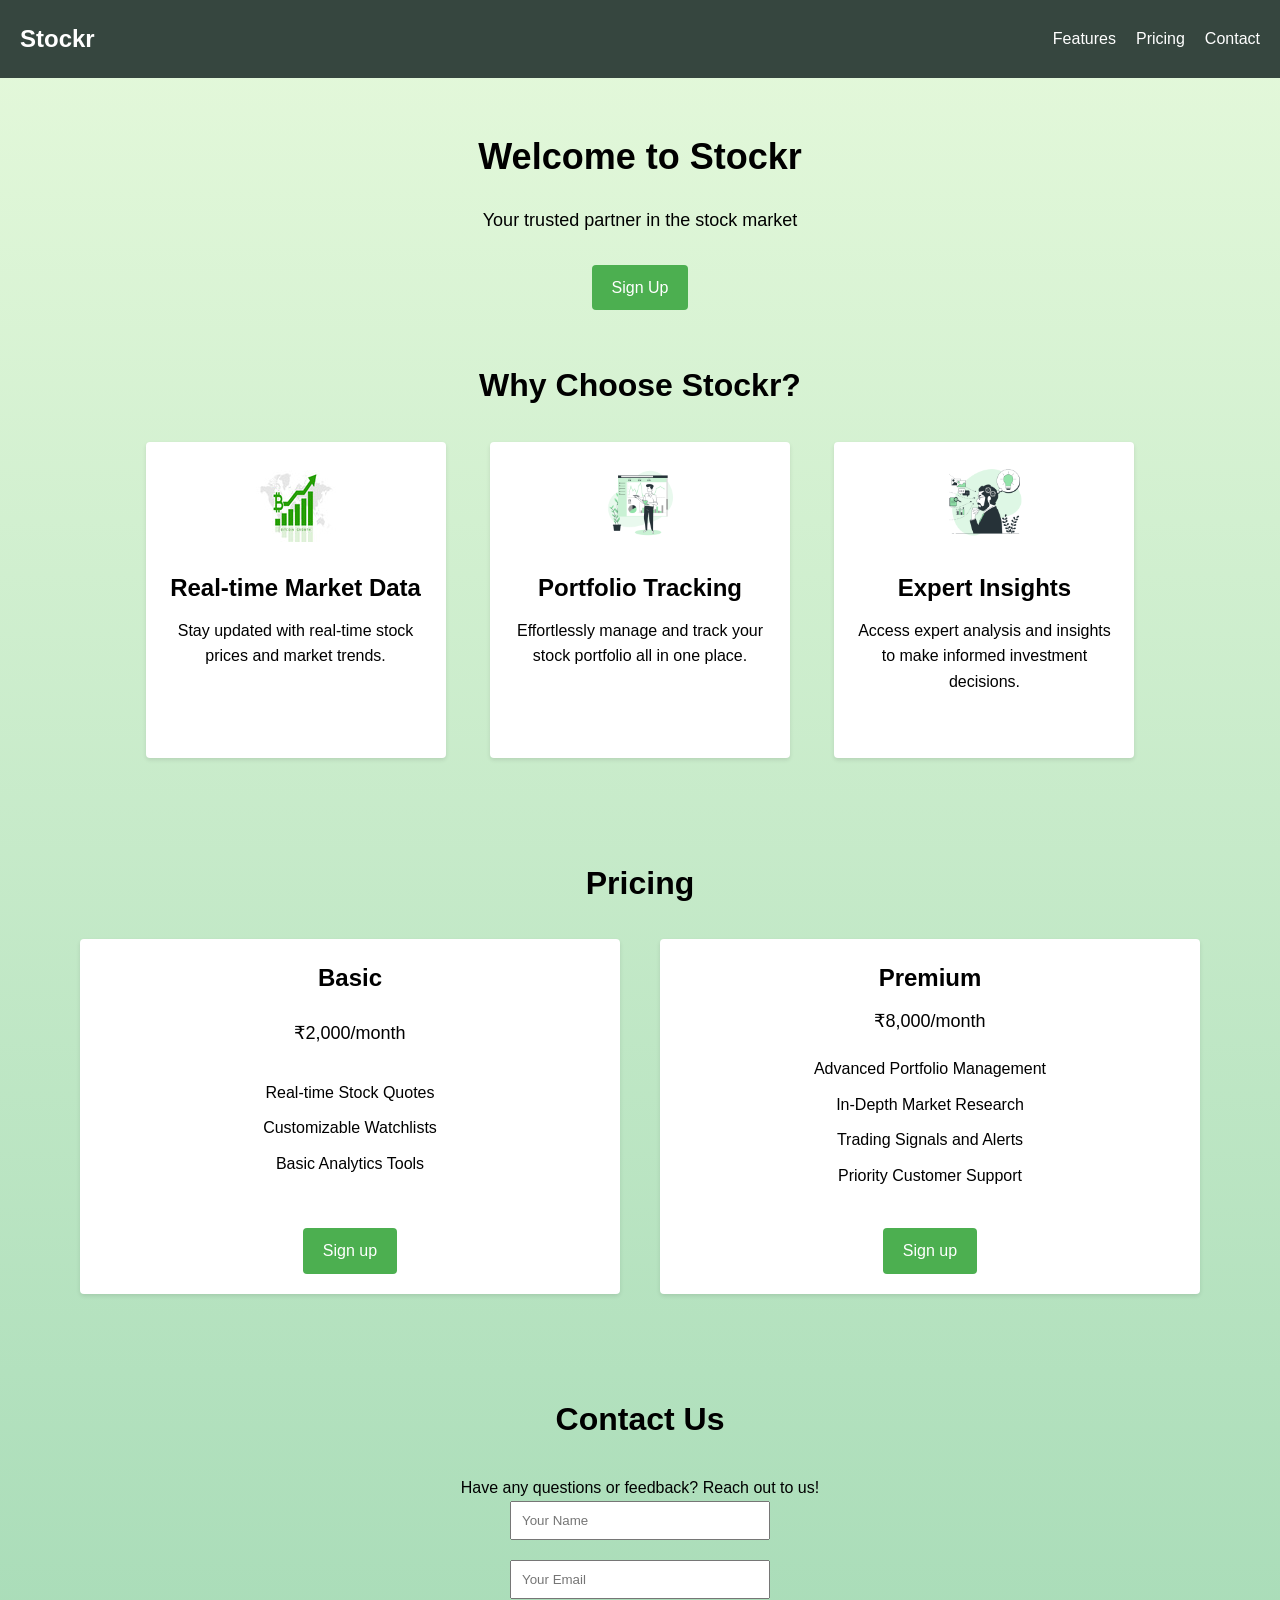
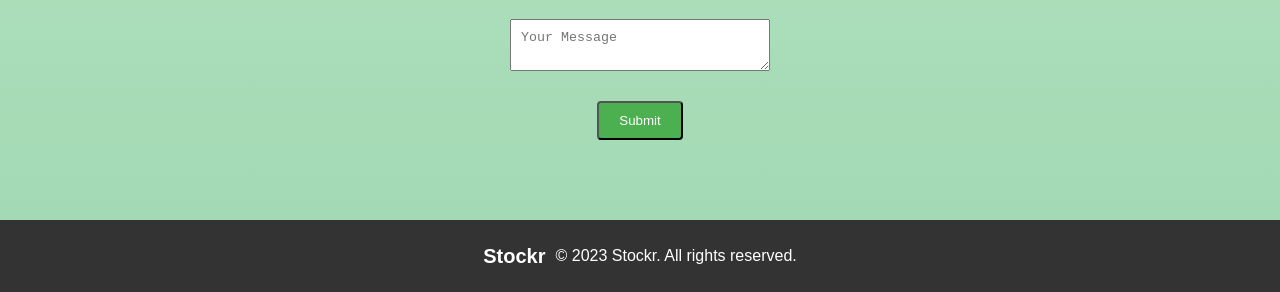
<file: index.html>
<!DOCTYPE html>
<html lang="en">

<head>
  <meta charset="UTF-8">
  <meta name="viewport" content="width=device-width, initial-scale=1.0">
  <title>Stockr - Your Stock Market Partner</title>
  <link rel="stylesheet" href="styles.css">
</head>

<body>
    <header>
        <div class="logo">Stockr</div>
        <ul class="navigation">
          <li><a href="#features">Features</a></li>
          <li><a href="#pricing">Pricing</a></li>
          <li><a href="#contact">Contact</a></li>
        </ul>
      </header>
    </nav>
    <div class="hero">
      <h1>Welcome to Stockr</h1>
      <p>Your trusted partner in the stock market</p>
      <a href="#signup" class="btn">Sign Up</a>
    </div>
  </header>

  <section id="features" class="features">
    <h2>Why Choose Stockr?</h2>
    <div class="feature-card">
      <div class="feature-icon">
        <img src="feature1.jpg" alt="Feature 1">
      </div>
      <h3>Real-time Market Data</h3>
      <p>Stay updated with real-time stock prices and market trends.</p>
    </div>
    <div class="feature-card">
      <div class="feature-icon">
        <img src="feature2.png" alt="Feature 2">
      </div>
      <h3>Portfolio Tracking</h3>
      <p>Effortlessly manage and track your stock portfolio all in one place.</p>
    </div>
    <div class="feature-card">
      <div class="feature-icon">
        <img src="feature3.png" alt="Feature 3">
      </div>
      <h3>Expert Insights</h3>
      <p>Access expert analysis and insights to make informed investment decisions.</p>
    </div>
  </section>

  <section id="pricing" class="pricing">
    <div class="container">
      <h2>Pricing</h2>
      <div class="price-card-container">
        <div class="price-card">
          <h3>Basic</h3>
          <p>₹2,000/month</p>
          <ul>
            <li>Real-time Stock Quotes</li>
            <li>Customizable Watchlists</li>
            <li>Basic Analytics Tools</li>
          </ul>
          <div class="btn-container">
            <a href="#" class="btn">Sign up</a>
          </div>
        </div>
        <div class="price-card">
          <h3>Premium</h3>
          <p>₹8,000/month</p>
          <ul>
            <li>Advanced Portfolio Management</li>
            <li>In-Depth Market Research</li>
            <li>Trading Signals and Alerts</li>
            <li>Priority Customer Support</li>
          </ul>
          <div class="btn-container">
            <a href="#" class="btn">Sign up</a>
          </div>
        </div>
      </div>
    </div>
  </section>
  
  

  <section id="contact" class="contact">
    <h2>Contact Us</h2>
    <p>Have any questions or feedback? Reach out to us!</p>
    <div class="alignn">
    <form> 
      <input class="alig" type="text" placeholder="Your Name">
      <input class="alig" type="email" placeholder="Your Email">
      <textarea class="alig" placeholder="Your Message"></textarea>
      <button type="submit" class="btn">Submit</button>
    </form>
</div>
  </section>

  <footer>
    <div class="footer-content">
      <div class="logo">Stockr</div>
      <p>&copy; 2023 Stockr. All rights reserved.</p>
    </div>
  </footer>

</body>

</html>
</file>
<file: styles.css>
/* Reset some default styles */
* {
  box-sizing: border-box;
  margin: 0;
  padding: 0;
}

/* General styles */
body {
  font-family: Arial, sans-serif;
  line-height: 1.6;
  background-image: linear-gradient(to top, #A0D8B3, #E5F9DB);
}

.container {
  max-width: 1200px;
  margin: 0 auto;
  padding: 0 20px;
}

/* Header styles */
header {
  background-color: rgb(54, 70, 63);
  color: #fff;
  padding: 20px;
  display: flex;
  justify-content: space-between;
  align-items: center;
}

.logo {
  font-size: 24px;
  font-weight: bold;
}

.navigation {
  list-style: none;
  display: flex;
}

.navigation li {
  margin-left: 20px;
}

.navigation a {
  color: #fff;
  text-decoration: none;
}

/* Hero section styles */
.hero {
  text-align: center;
  margin-top: 50px;
}

.hero h1 {
  font-size: 36px;
  margin-bottom: 20px;
}

.hero p {
  font-size: 18px;
  margin-bottom: 30px;
}

.btn {
  display: inline-block;
  background-color: #4CAF50;
  color: #fff;
  padding: 10px 20px;
  border-radius: 4px;
  text-decoration: none;
}

.btn:hover {
  background-color: #45a049;
}

/* Features section styles */
.features {
  
  padding: 50px 0;
  text-align: center;
}

.features h2 {
  font-size: 32px;
  margin-bottom: 30px;
}

.feature-card {
  display: inline-block;
  width: 300px;
  margin: 0 20px;
  padding: 20px;
  background-color: #fff;
  border-radius: 4px;
  box-shadow: 0 2px 4px rgba(0, 0, 0, 0.1);
}

.feature-icon img {
  width: 80px;
  height: 80px;
  margin-bottom: 20px;
}

.feature-card h3 {
  font-size: 24px;
  margin-bottom: 10px;
}

.feature-card p {
  font-size: 16px;
  height: 120px; /* Set a fixed height for feature descriptions */
  overflow: hidden;
}

/* Pricing section styles */
.pricing {
  padding: 50px 0;
  text-align: center;
}

.pricing h2 {
  font-size: 32px;
  margin-bottom: 30px;
}

.price-card-container {
  display: flex;
  justify-content: center;
  align-items: stretch; /* Align the cards vertically */
}

.price-card {
  flex: 1;
  margin: 0 20px;
  padding: 20px;
  background-color: #fff;
  border-radius: 4px;
  box-shadow: 0 2px 4px rgba(0, 0, 0, 0.1);
  display: flex;
  flex-direction: column;
  justify-content: space-between;
}

.price-card h3 {
  font-size: 24px;
  margin-bottom: 10px;
}

.price-card p {
  font-size: 18px;
  margin-bottom: 20px;
}

.price-card ul {
  list-style: none;
  margin-bottom: 30px;
}

.price-card ul li {
  margin-bottom: 10px;
}

.price-card .btn-container {
  display: flex;
  justify-content: center;
}

/* Contact section styles */
/* Contact section styles */
.contact {
  padding: 50px 0;
  text-align: center;
}

.contact h2 {
  font-size: 32px;
  margin-bottom: 30px;
}

.contact form {
  display: flex;
  flex-wrap: wrap;
  justify-content: center;
  align-items: flex-start;
  margin-bottom: 30px;
}

.contact input,
.contact textarea {
  width: 100%;
  padding: 10px;
  margin-bottom: 20px;
}

.contact input[type="text"],
.contact input[type="email"],
.contact textarea {
  width: calc(100% - 20px); /* Reduce left and right size by 10px each */
}

.contact button.btn {
  margin-top: 10px;
}


/* Footer styles */
footer {
  background-color: #333;
  color: #fff;
  padding: 20px;
  text-align: center;
}

.footer-content {
  display: flex;
  justify-content: center;
  align-items: center;
}

.footer-content .logo {
  font-size: 20px;
  font-weight: bold;
  margin-right: 10px;
}

.alignn{
  
  /* width: 50%; */
  /* align-items: center; */
  padding-left: 500px;
  padding-right: 500px;
  /* justify-content: center; */

 
} 

/* .alig{
  size: 30px;
} */
</file>
